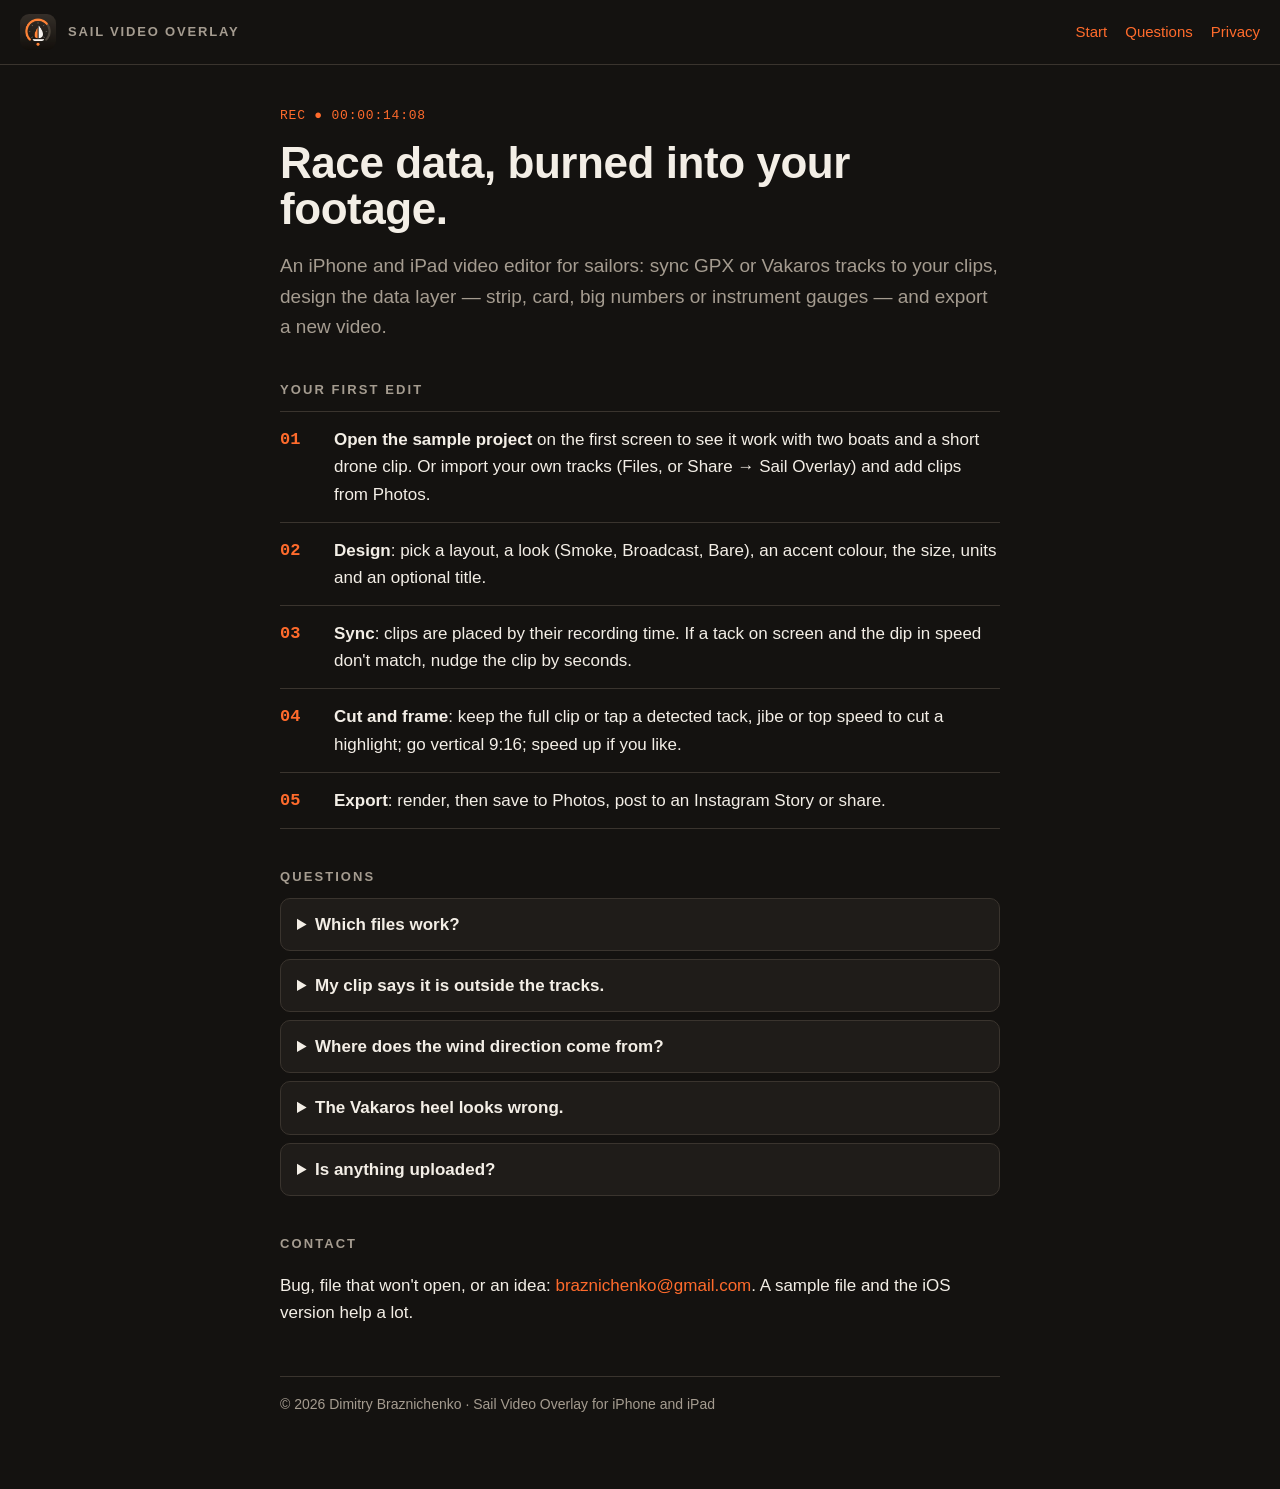
<file: index.html>
<!doctype html>
<html lang="en">
<head>
<meta charset="utf-8"><meta name="viewport" content="width=device-width, initial-scale=1">
<title>Sail Video Overlay — help</title>
<link rel="stylesheet" href="base.css"><link rel="icon" href="mark.png">
</head>
<body>
<div class="bar"><img src="mark.png" alt=""><b>Sail Video Overlay</b><nav><a href="#start">Start</a><a href="#questions">Questions</a><a href="privacy.html">Privacy</a></nav></div>
<div class="wrap">
<p class="tc">REC ● 00:00:14:08</p>
<h1>Race data, burned into your footage.</h1>
<p class="lede">An iPhone and iPad video editor for sailors: sync GPX or Vakaros tracks to your clips, design the data layer — strip, card, big numbers or instrument gauges — and export a new video.</p>

<h2 id="start">Your first edit</h2>
<ol class="steps">
<li><strong>Open the sample project</strong> on the first screen to see it work with two boats and a short drone clip. Or import your own tracks (Files, or Share → Sail Overlay) and add clips from Photos.</li>
<li><strong>Design</strong>: pick a layout, a look (Smoke, Broadcast, Bare), an accent colour, the size, units and an optional title.</li>
<li><strong>Sync</strong>: clips are placed by their recording time. If a tack on screen and the dip in speed don't match, nudge the clip by seconds.</li>
<li><strong>Cut and frame</strong>: keep the full clip or tap a detected tack, jibe or top speed to cut a highlight; go vertical 9:16; speed up if you like.</li>
<li><strong>Export</strong>: render, then save to Photos, post to an Instagram Story or share.</li>
</ol>

<h2 id="questions">Questions</h2>
<details><summary>Which files work?</summary><p>GPX from any app, watch or tracker (every track in a file is a boat), and Vakaros Atlas .vkx logs, which add heel, pitch, heading, depth and wind. Video from the Photos library: phone, action camera or drone, landscape or portrait.</p></details>
<details><summary>My clip says it is outside the tracks.</summary><p>The camera's clock and the tracks don't overlap. Check the date and time zone on the camera; use the ±1 h buttons for a time-zone mix-up, or "Move it to the start of the tracks" and nudge from there.</p></details>
<details><summary>Where does the wind direction come from?</summary><p>From the boats' tacks and jibes. When the tracks only show the wind's axis, the editor asks which way it blew. You can always set it by hand in the Wind tab, or turn it off.</p></details>
<details><summary>The Vakaros heel looks wrong.</summary><p>The app corrects for how the unit is mounted using stretches of steady sailing. A log recorded mostly at the dock may not have enough of that; please send it to us.</p></details>
<details><summary>Is anything uploaded?</summary><p>No. Footage and tracks stay on your device. Map tiles for the sailing area are downloaded to draw the map. Sending tracks to wakeroute.com for a results page is optional and only happens if you tap it.</p></details>

<h2>Contact</h2>
<p>Bug, file that won't open, or an idea: <a href="mailto:braznichenko@gmail.com?subject=Sail%20Video%20Overlay">braznichenko@gmail.com</a>. A sample file and the iOS version help a lot.</p>
<p class="foot">© 2026 Dimitry Braznichenko · Sail Video Overlay for iPhone and iPad</p>
</div>
</body>
</html>
</file>
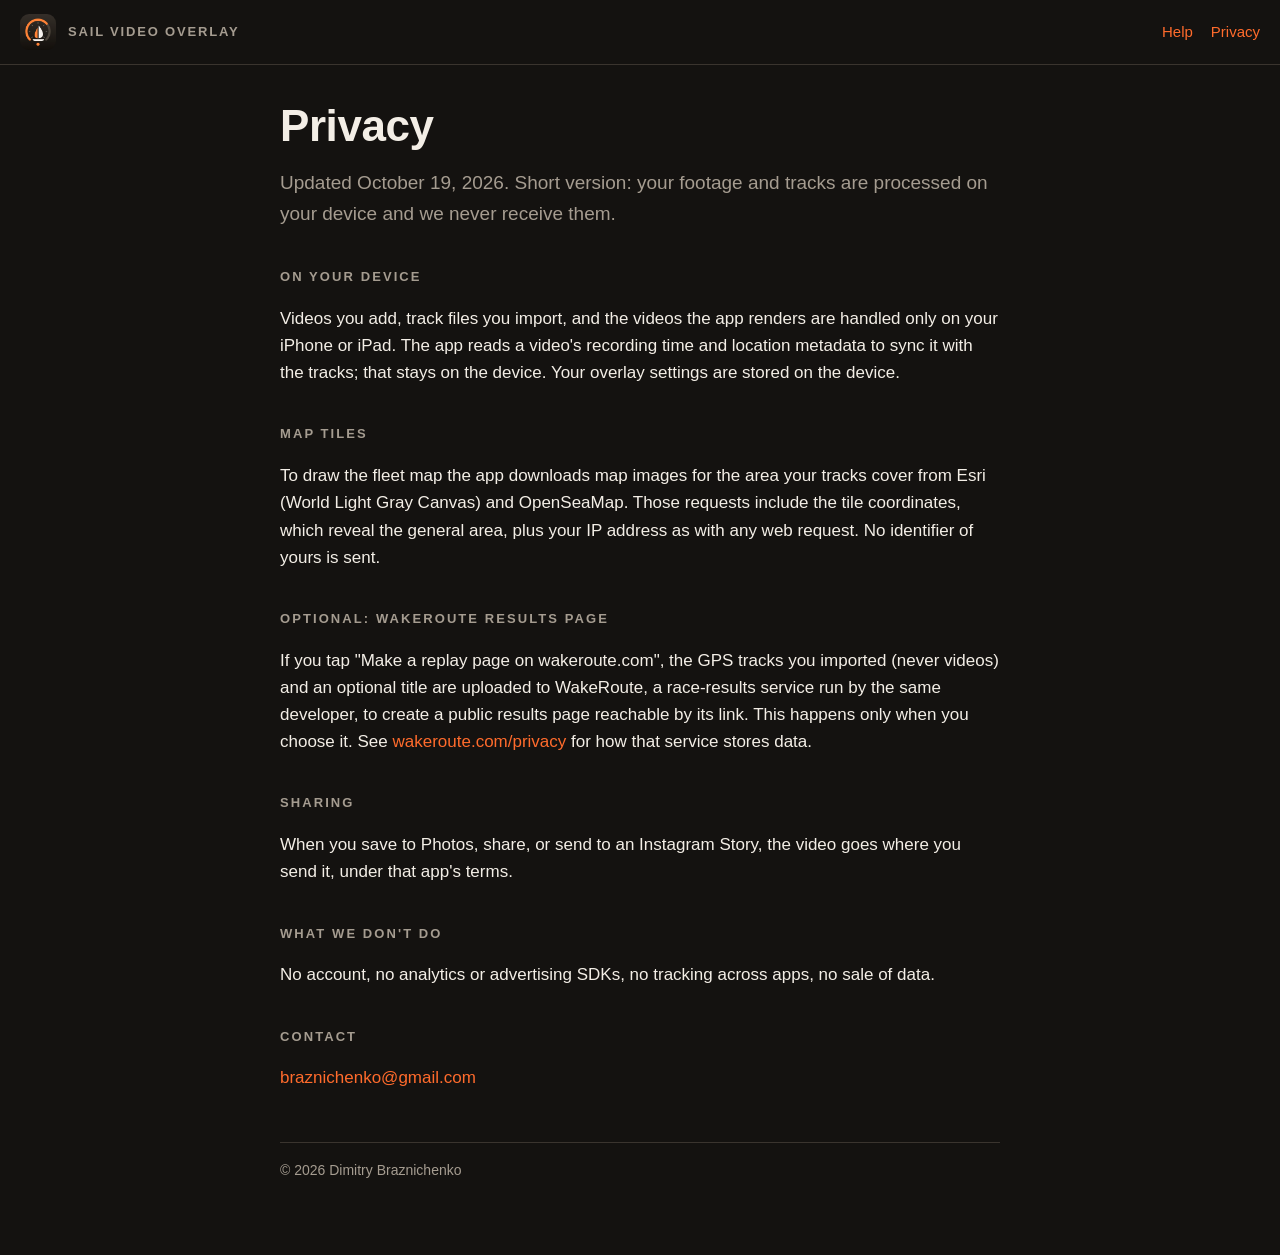
<file: privacy.html>
<!doctype html>
<html lang="en">
<head>
<meta charset="utf-8"><meta name="viewport" content="width=device-width, initial-scale=1">
<title>Sail Video Overlay — privacy</title>
<link rel="stylesheet" href="base.css"><link rel="icon" href="mark.png">
</head>
<body>
<div class="bar"><img src="mark.png" alt=""><b>Sail Video Overlay</b><nav><a href="index.html">Help</a><a href="privacy.html">Privacy</a></nav></div>
<div class="wrap">
<h1>Privacy</h1>
<p class="lede">Updated October 19, 2026. Short version: your footage and tracks are processed on your device and we never receive them.</p>
<h2>On your device</h2>
<p>Videos you add, track files you import, and the videos the app renders are handled only on your iPhone or iPad. The app reads a video's recording time and location metadata to sync it with the tracks; that stays on the device. Your overlay settings are stored on the device.</p>
<h2>Map tiles</h2>
<p>To draw the fleet map the app downloads map images for the area your tracks cover from Esri (World Light Gray Canvas) and OpenSeaMap. Those requests include the tile coordinates, which reveal the general area, plus your IP address as with any web request. No identifier of yours is sent.</p>
<h2>Optional: WakeRoute results page</h2>
<p>If you tap "Make a replay page on wakeroute.com", the GPS tracks you imported (never videos) and an optional title are uploaded to WakeRoute, a race-results service run by the same developer, to create a public results page reachable by its link. This happens only when you choose it. See <a href="https://wakeroute.com/privacy">wakeroute.com/privacy</a> for how that service stores data.</p>
<h2>Sharing</h2>
<p>When you save to Photos, share, or send to an Instagram Story, the video goes where you send it, under that app's terms.</p>
<h2>What we don't do</h2>
<p>No account, no analytics or advertising SDKs, no tracking across apps, no sale of data.</p>
<h2>Contact</h2>
<p><a href="mailto:braznichenko@gmail.com">braznichenko@gmail.com</a></p>
<p class="foot">© 2026 Dimitry Braznichenko</p>
</div>
</body>
</html>
</file>
<file: base.css>
:root{--bg:#141210;--panel:#1f1c19;--rule:#3a342e;--ink:#f3eee6;--muted:#a59c90;--signal:#ff6b2c}
*{box-sizing:border-box}
body{margin:0;background:var(--bg);color:var(--ink);font:17px/1.6 -apple-system,BlinkMacSystemFont,"Helvetica Neue",Arial,sans-serif}
.bar{display:flex;align-items:center;gap:12px;padding:14px 20px;border-bottom:1px solid var(--rule)}
.bar img{width:36px;height:36px;border-radius:9px}
.bar b{font-stretch:condensed;letter-spacing:.14em;text-transform:uppercase;font-size:13px;color:var(--muted)}
.bar nav{margin-left:auto;display:flex;gap:18px;font-size:15px}
a{color:var(--signal);text-decoration:none}a:hover{text-decoration:underline}
.wrap{max-width:760px;margin:0 auto;padding:28px 20px 60px}
h1{font-size:44px;line-height:1.05;margin:10px 0 14px;font-weight:900;font-stretch:condensed;letter-spacing:-.01em}
h2{font-size:13px;letter-spacing:.16em;text-transform:uppercase;color:var(--muted);margin:38px 0 10px;font-weight:800}
.lede{color:var(--muted);font-size:19px}
.tc{font-family:ui-monospace,Menlo,monospace;color:var(--signal);font-size:13px;letter-spacing:.06em}
.steps{counter-reset:s;list-style:none;padding:0;margin:0;border-top:1px solid var(--rule)}
.steps li{counter-increment:s;padding:14px 0 14px 54px;border-bottom:1px solid var(--rule);position:relative}
.steps li:before{content:counter(s,decimal-leading-zero);position:absolute;left:0;top:14px;font-family:ui-monospace,Menlo,monospace;color:var(--signal);font-weight:700}
details{background:var(--panel);border:1px solid var(--rule);border-radius:10px;padding:12px 16px;margin:8px 0}
summary{cursor:pointer;font-weight:650}
details p{color:var(--muted);margin:10px 0 2px}
.foot{margin-top:50px;color:var(--muted);font-size:14px;border-top:1px solid var(--rule);padding-top:16px}
@media(max-width:520px){h1{font-size:34px}.bar nav{gap:12px}}
</file>
